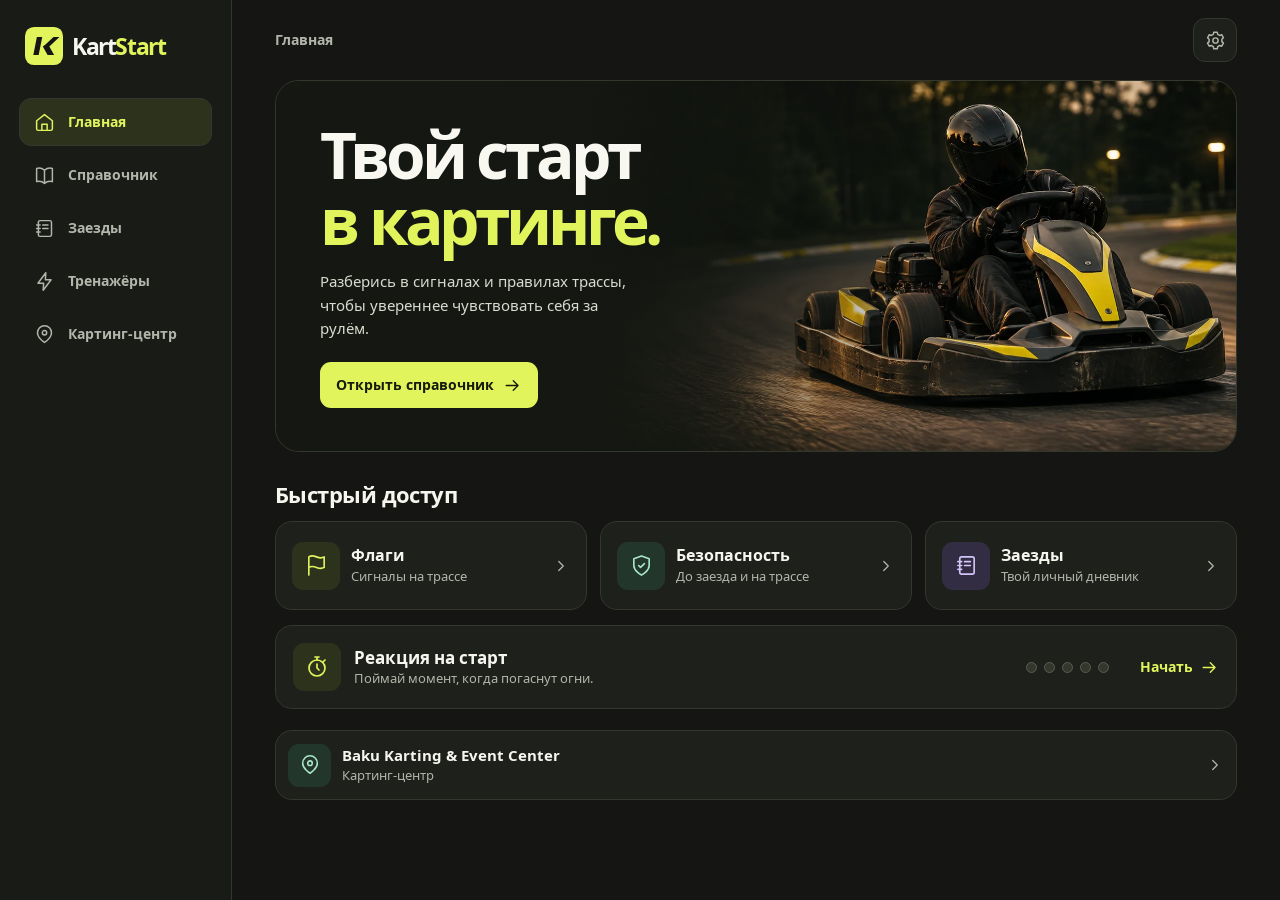
<file: index.html>
<!doctype html>
<html lang="ru" data-theme="dark">
<head>
  <meta charset="utf-8">
  <meta name="viewport" content="width=device-width, initial-scale=1, viewport-fit=cover">
  <meta name="theme-color" content="#151614">
  <meta name="description" content="Твой старт в картинге: флаги, безопасность, дневник заездов и тренировка реакции.">
  <meta name="application-name" content="KartStart">
  <meta name="mobile-web-app-capable" content="yes">
  <meta name="apple-mobile-web-app-capable" content="yes">
  <meta name="apple-mobile-web-app-status-bar-style" content="default">
  <meta name="apple-mobile-web-app-title" content="KartStart">
  <title>KartStart</title>
  <link rel="manifest" href="./manifest.webmanifest">
  <link rel="icon" href="./assets/mark.svg" type="image/svg+xml">
  <link rel="apple-touch-icon" href="./assets/icon-180.png">
  <script src="./js/appearance.js"></script>
  <link rel="stylesheet" href="./css/styles.css">
  <script type="module" src="./js/app.js"></script>
</head>
<body>
  <div id="app"></div>
  <dialog id="confirm-dialog" aria-labelledby="confirm-title" aria-describedby="confirm-description"></dialog>
  <div id="app-status" class="toast" role="status" aria-live="polite"></div>
  <noscript>
    <p class="noscript">Для работы KartStart включите JavaScript. Enable JavaScript to use KartStart. KartStart-dan istifadə etmək üçün JavaScript-i aktiv edin.</p>
  </noscript>
</body>
</html>
</file>
<file: css/styles.css>
@font-face {
  font-family: KartStart Sans;
  src: url("../assets/noto-sans-regular.woff") format("woff");
  font-weight: 400;
  font-display: swap;
}

@font-face {
  font-family: KartStart Sans;
  src: url("../assets/noto-sans-bold.woff") format("woff");
  font-weight: 700;
  font-display: swap;
}

:root {
  color-scheme: dark;
  --bg: #151614;
  --rail: #191b17;
  --surface: #1d201b;
  --surface-hover: #242821;
  --control: #171a15;
  --line: #33372e;
  --control-line: #595e51;
  --text: #f6f6ef;
  --muted: #b1b5aa;
  --accent: #e2f45c;
  --accent-text: #e2f45c;
  --accent-ink: #171b0b;
  --accent-wash: #2d321d;
  --green: #a9e5c9;
  --green-wash: #22362c;
  --violet: #d2c5f9;
  --violet-wash: #332d43;
  --danger: #ffaea7;
  --danger-wash: #442a29;
  --fixed-nav: #191b17;
  --radius: 17px;
  --rail-width: 218px;
  --nav-height: 68px;
  --side-padding: 16px;
}

:root[data-theme="light"] {
  color-scheme: light;
  --bg: #f5f5ef;
  --rail: #edeee6;
  --surface: #fffefa;
  --surface-hover: #f3f4ec;
  --control: #f9faf5;
  --line: #d9ddd0;
  --control-line: #858b7c;
  --text: #1d2119;
  --muted: #545c4d;
  --accent: #e2f45c;
  --accent-text: #46580c;
  --accent-wash: #ecf2cd;
  --green: #23664a;
  --green-wash: #dbefe4;
  --violet: #59468b;
  --violet-wash: #eee7fb;
  --danger: #a22f32;
  --danger-wash: #f7e5e2;
  --fixed-nav: #fffefa;
}

* { box-sizing: border-box; }
[hidden] { display: none !important; }

html {
  min-height: 100%;
  scroll-padding-bottom: calc(var(--nav-height) + 24px + env(safe-area-inset-bottom));
  -webkit-text-size-adjust: 100%;
}

body {
  margin: 0;
  min-width: 0;
  color: var(--text);
  background: var(--bg);
  font: 400 15px/1.55 KartStart Sans, system-ui, sans-serif;
}

h1, h2, h3, p, ul, dl, dd { margin: 0; }
h1, h2, h3, strong { font-weight: 700; }
h1, h2, h3 { line-height: 1.18; }
h1 { letter-spacing: -.046em; }
h2, h3 { letter-spacing: -.025em; }
a { color: inherit; text-decoration: none; }
img { max-width: 100%; display: block; }
svg { flex: 0 0 auto; vertical-align: middle; }
button, input, select, textarea { font: inherit; }
button, a, summary, select { -webkit-tap-highlight-color: transparent; }
button { color: inherit; cursor: pointer; }
button:disabled { cursor: default; }
:focus-visible { outline: 2px solid var(--accent-text); outline-offset: 3px; }

.visually-hidden {
  position: absolute;
  width: 1px;
  height: 1px;
  margin: -1px;
  padding: 0;
  overflow: hidden;
  clip: rect(0, 0, 0, 0);
  white-space: nowrap;
  border: 0;
}

.skip-link {
  position: fixed;
  top: 8px;
  left: 8px;
  z-index: 10;
  padding: 12px 16px;
  border-radius: 8px;
  color: var(--accent-ink);
  background: var(--accent);
  transform: translateY(-160%);
}

.skip-link:focus { transform: translateY(0); }
.noscript { max-width: 60ch; padding: 32px 20px; margin: auto; }

.workspace {
  max-width: 1256px;
  margin-inline: auto;
  padding-left: max(var(--side-padding), env(safe-area-inset-left));
  padding-right: max(var(--side-padding), env(safe-area-inset-right));
  padding-bottom: calc(var(--nav-height) + 24px + env(safe-area-inset-bottom));
}

.topbar {
  min-height: calc(64px + env(safe-area-inset-top));
  padding-top: env(safe-area-inset-top);
  display: flex;
  align-items: center;
  justify-content: space-between;
  gap: 12px;
}

.brand {
  display: flex;
  align-items: center;
  gap: 9px;
  width: fit-content;
  min-height: 44px;
  border-radius: 9px;
  font-size: 23px;
  font-weight: 700;
  line-height: 1;
  letter-spacing: -.06em;
}

.brand span span { color: var(--accent-text); }
.brand img { width: 34px; height: 34px; }
.rail-brand, .current-section { display: none; }
.top-actions { display: flex; align-items: center; gap: 10px; }

.offline-indicator {
  display: inline-flex;
  align-items: center;
  gap: 6px;
  color: var(--muted);
  font-size: 12px;
}

.icon-button {
  display: inline-grid;
  place-items: center;
  flex: 0 0 auto;
  width: 44px;
  height: 44px;
  padding: 0;
  border: 1px solid var(--line);
  border-radius: 12px;
  background: var(--surface);
  color: var(--muted);
  transition: color 150ms, background 150ms, border-color 150ms;
}

.icon-button[aria-current] { color: var(--accent-text); background: var(--accent-wash); }

.main-nav {
  position: fixed;
  z-index: 4;
  inset: auto 0 0;
  display: grid;
  grid-template-columns: repeat(4, minmax(0, 1fr));
  min-height: calc(var(--nav-height) + env(safe-area-inset-bottom));
  padding: 5px max(5px, env(safe-area-inset-right)) calc(4px + env(safe-area-inset-bottom)) max(5px, env(safe-area-inset-left));
  background: var(--fixed-nav);
  border-top: 1px solid var(--line);
}

.nav-link {
  display: flex;
  align-items: center;
  justify-content: center;
  flex-direction: column;
  gap: 2px;
  padding: 3px 1px;
  min-height: 50px;
  border: 1px solid transparent;
  border-radius: 12px;
  color: var(--muted);
  font-size: clamp(10px, 2.7vw, 12px);
  font-weight: 700;
  text-align: center;
  transition: color 150ms, background 150ms;
}

.nav-icon {
  display: grid;
  place-items: center;
  width: 44px;
  height: 28px;
  border-radius: 8px;
}

.nav-link[aria-current] { color: var(--accent-text); }
.nav-link[aria-current] .nav-icon { background: var(--accent-wash); }

.view { min-width: 0; animation: enter 170ms ease-out both; }
.view:focus { outline: none; }

@keyframes enter {
  from { opacity: .55; transform: translateY(3px); }
  to { opacity: 1; transform: translateY(0); }
}

.hero {
  position: relative;
  isolation: isolate;
  min-height: 373px;
  overflow: hidden;
  border: 1px solid #34372c;
  border-radius: 22px;
  background: #151812;
  color: #f8f8f1;
}

.hero-art {
  position: absolute;
  z-index: -2;
  inset: auto 0 0;
  height: 60%;
}

.hero-art img { width: 100%; height: 100%; object-fit: cover; object-position: 50% 42%; }

.hero::after {
  content: "";
  position: absolute;
  z-index: -1;
  inset: 0;
  background: linear-gradient(180deg, #151812 0%, #151812 37%, #151812df 48%, #15181222 72%, transparent 90%);
  pointer-events: none;
}

.hero-copy { padding: 22px 21px 126px; }
.hero-copy h1 { font-size: clamp(34px, 10.4vw, 51px); line-height: 1.035; letter-spacing: -.065em; }
.hero-copy h1 span { color: var(--accent); }
.hero-copy p { max-width: 34ch; margin: 13px 0 17px; color: #d8dbce; font-size: 14px; }
.hero-copy .button:focus-visible { outline-color: var(--accent); }

.button {
  display: inline-flex;
  align-items: center;
  justify-content: center;
  width: fit-content;
  min-height: 46px;
  gap: 9px;
  padding: 9px 15px;
  border: 1px solid transparent;
  border-radius: 11px;
  font-size: 14px;
  font-weight: 700;
  text-align: center;
  line-height: 1.3;
  transition: background 150ms, color 150ms, border-color 150ms;
}

.button.primary { color: var(--accent-ink); background: var(--accent); }
.button.secondary { color: var(--text); border-color: var(--control-line); background: var(--control); }
.button.danger { color: var(--bg); background: var(--danger); }
.button.danger-text { color: var(--danger); background: none; border-color: var(--line); }
.button:disabled { opacity: .55; }

.home-section { margin-top: 24px; }
.home-section h2 { margin-bottom: 12px; font-size: 20px; }
.quick-grid { display: grid; grid-template-columns: repeat(2, minmax(0, 1fr)); gap: 9px; }

.tile {
  display: flex;
  align-items: center;
  min-height: 70px;
  min-width: 0;
  gap: 11px;
  padding: 12px;
  border: 1px solid var(--line);
  border-radius: var(--radius);
  background: var(--surface);
  transition: background 150ms, border-color 150ms, transform 150ms;
}

.tile > svg { margin-left: auto; color: var(--muted); }

.tile-icon {
  flex: 0 0 auto;
  display: grid;
  place-items: center;
  width: 43px;
  height: 43px;
  border-radius: 11px;
}

.tone-lime { color: var(--accent-text); background: var(--accent-wash); }
.tone-green { color: var(--green); background: var(--green-wash); }
.tone-violet { color: var(--violet); background: var(--violet-wash); }
.tone-danger { color: var(--danger); background: var(--danger-wash); }

.tile-copy, .feature-copy, .ride-row-copy { display: grid; min-width: 0; gap: 2px; }
.tile-copy strong, .feature-copy strong, .ride-row-copy strong { line-height: 1.24; overflow-wrap: anywhere; }
.tile-copy > span, .feature-copy > span, .ride-row-copy > span { color: var(--muted); font-size: 12px; line-height: 1.35; overflow-wrap: anywhere; }
.quick-grid .tile:last-child { grid-column: 1 / -1; }

.practice-feature {
  display: flex;
  align-items: center;
  min-height: 77px;
  gap: 11px;
  margin-top: 12px;
  padding: 12px;
  border: 1px solid var(--line);
  border-radius: var(--radius);
  background: var(--surface);
  transition: background 150ms, border-color 150ms, transform 150ms;
}

.feature-action {
  display: flex;
  align-items: center;
  gap: 7px;
  margin-left: auto;
  padding: 7px 0 7px 4px;
  color: var(--accent-text);
  font-size: 12px;
  font-weight: 700;
  white-space: nowrap;
}

.practice-feature .lamps { display: none; }
.center-preview { margin-top: 21px; }

.page-head {
  display: flex;
  flex-wrap: wrap;
  align-items: flex-end;
  justify-content: space-between;
  gap: 14px 20px;
  margin: 10px 0 22px;
}

.page-head > div { flex: 1 1 270px; min-width: 0; }
.page-head h1 { font-size: clamp(30px, 6.8vw, 44px); overflow-wrap: anywhere; }
.page-head p { max-width: 62ch; margin-top: 8px; color: var(--muted); line-height: 1.5; }
.page-head .button { flex: 0 0 auto; }

.back-link {
  display: inline-flex;
  width: fit-content;
  align-items: center;
  gap: 8px;
  min-height: 44px;
  border-radius: 8px;
  color: var(--muted);
  font-size: 14px;
  font-weight: 700;
}

.guide-tools { display: grid; gap: 12px; margin-bottom: 16px; }

.search-field {
  position: relative;
  display: flex;
  align-items: center;
  color: var(--muted);
}

.search-field > svg { pointer-events: none; position: absolute; left: 13px; }
.search-field input[type="search"] { width: 100%; padding-left: 41px; padding-right: 48px; }
.search-field input::-webkit-search-cancel-button { display: none; }
.search-field .icon-button {
  position: absolute;
  right: 2px;
  width: 44px;
  height: 44px;
  border-color: transparent;
  background: transparent;
}

.category-nav { display: flex; flex-wrap: wrap; gap: 7px; }
.category-nav a {
  display: inline-flex;
  align-items: center;
  gap: 7px;
  min-height: 44px;
  padding: 7px 10px;
  border: 1px solid var(--line);
  border-radius: 10px;
  background: var(--surface);
  color: var(--muted);
  font-size: 13px;
  font-weight: 700;
}

.category-nav a[aria-current] {
  border-color: var(--accent-text);
  color: var(--accent-text);
  background: var(--accent-wash);
}

.notice {
  display: flex;
  align-items: flex-start;
  gap: 10px;
  margin-bottom: 14px;
  padding: 12px 13px;
  border: 1px solid var(--line);
  border-radius: 11px;
  background: var(--surface);
  color: var(--muted);
  font-size: 13px;
}

.notice svg { color: var(--accent-text); }
.notice.warning svg { color: var(--danger); }

.guide-group + .guide-group { margin-top: 22px; }
.guide-items { display: grid; gap: 10px; }
.group-title { font-size: 19px; margin: 0 0 10px; }
.results-heading { font-size: 20px; margin: 0 0 12px; }
.results-heading span { color: var(--muted); font-size: 15px; margin-left: 4px; }

.flag-card {
  display: flex;
  align-items: flex-start;
  gap: 13px;
  padding: 15px;
  border: 1px solid var(--line);
  border-radius: var(--radius);
  background: var(--surface);
}

.flag-copy { min-width: 0; }
.flag-copy h3 { font-size: 16px; margin-bottom: 4px; overflow-wrap: anywhere; }
.flag-copy p { color: var(--muted); font-size: 14px; }
.flag-action { display: grid; gap: 2px; margin-top: 10px; }
.flag-action > span { color: var(--accent-text); font-size: 12px; font-weight: 700; }
.flag-action p { color: var(--text); }

.flag-picture {
  --flag: #61c78a;
  position: relative;
  flex: 0 0 auto;
  display: inline-block;
  width: 50px;
  height: 46px;
}

.flag-yellow { --flag: #f6d54b; }
.flag-red { --flag: #f35c59; }
.flag-blue { --flag: #639df3; }
.flag-black { --flag: #111212; }
.flag-checkered { --flag: #f4f4ed; }

.flag-pole {
  position: absolute;
  z-index: 1;
  top: 0;
  bottom: 0;
  left: 0;
  width: 3px;
  border-radius: 2px;
  background: #8b9185;
}

.flag-cloth {
  position: absolute;
  left: 3px;
  top: 1px;
  width: calc(100% - 3px);
  height: 72%;
  border: 1px solid #929783;
  border-radius: 2px 2px 3px 2px;
  background-color: var(--flag);
}

.flag-checkered .flag-cloth {
  background-image: conic-gradient(#171917 25%, #f4f4ed 0 50%, #171917 0 75%, #f4f4ed 0);
  background-size: 16px 16px;
}

.guide-detail {
  border: 1px solid var(--line);
  border-radius: var(--radius);
  background: var(--surface);
}

.guide-detail summary, .about-details summary, .install-browser-help summary {
  display: flex;
  align-items: center;
  min-height: 56px;
  gap: 10px;
  padding: 9px 13px;
  cursor: pointer;
  list-style: none;
  border-radius: inherit;
}

summary::-webkit-details-marker { display: none; }
summary > svg:last-child { margin-left: auto; color: var(--muted); transition: transform 150ms; }
details[open] > summary > svg:last-child { transform: rotate(180deg); }
.guide-detail .tile-icon { width: 34px; height: 34px; border-radius: 8px; }
.guide-detail p { padding: 0 15px 15px; color: var(--muted); }

.empty-state {
  display: grid;
  justify-items: center;
  gap: 9px;
  padding: 35px 17px;
  border: 1px dashed var(--control-line);
  border-radius: var(--radius);
  background: var(--surface);
  text-align: center;
}

.empty-state .tile-icon { width: 55px; height: 55px; border-radius: 14px; margin-bottom: 4px; }
.empty-state h2 { font-size: 21px; }
.empty-state p { max-width: 42ch; color: var(--muted); }
.empty-state .button { margin-top: 8px; }

.surface {
  background: var(--surface);
  border: 1px solid var(--line);
  border-radius: var(--radius);
}

.ride-list { display: grid; list-style: none; padding: 0; gap: 9px; }
.ride-row {
  display: flex;
  align-items: center;
  gap: 9px;
  min-height: 72px;
  padding: 11px;
  border: 1px solid var(--line);
  border-radius: var(--radius);
  background: var(--surface);
  transition: background 150ms, border-color 150ms;
}

.ride-row-copy { flex: 1 1 auto; }
.ride-row > svg { color: var(--muted); }
.lap-number { color: var(--accent-text); font-variant-numeric: tabular-nums; white-space: nowrap; }
.journal-local { display: flex; align-items: center; gap: 7px; color: var(--muted); font-size: 13px; margin-top: 14px; }
.journal-footer { display: flex; align-items: center; flex-wrap: wrap; gap: 11px 16px; justify-content: space-between; margin-top: 15px; }
.journal-footer .journal-local { margin: 0; }

.ride-form, .ride-detail { padding: 15px; }
.form-intro { color: var(--muted); font-size: 13px; margin-bottom: 14px; }
.form-grid, .detail-grid { display: grid; gap: 15px; }

.field { display: grid; gap: 5px; min-width: 0; align-content: start; }
.field label { font-size: 14px; font-weight: 700; }

input:not([type="radio"], [type="file"]), select, textarea {
  display: block;
  width: 100%;
  min-width: 0;
  min-height: 46px;
  max-width: 100%;
  padding: 9px 11px;
  color: var(--text);
  background: var(--control);
  border: 1px solid var(--control-line);
  border-radius: 10px;
  font-size: 16px;
}

input[type="date"] { appearance: none; text-align: left; }
input[type="date"]::-webkit-date-and-time-value { text-align: left; }
input::placeholder, textarea::placeholder { color: var(--muted); opacity: 1; }
input[aria-invalid="true"] { border-color: var(--danger); }
textarea { resize: vertical; }
.field-hint, .inline-help { color: var(--muted); font-size: 13px; }
.field-error { color: var(--danger); font-size: 13px; }

.form-actions { display: flex; flex-wrap: wrap; justify-content: flex-end; gap: 8px; margin-top: 18px; }
.details-actions { justify-content: space-between; }
.detail-grid div { min-width: 0; }
.detail-grid dt { color: var(--muted); font-size: 13px; }
.detail-grid dd { font-size: 16px; font-weight: 700; white-space: pre-wrap; overflow-wrap: anywhere; }
.multiline { white-space: pre-wrap; }

.exercise-list { display: grid; gap: 11px; }
.exercise-list .tile { min-height: 82px; padding: 13px; }

.reaction-surface, .quiz-card { padding: 13px; }
.reaction-pad {
  display: flex;
  flex-direction: column;
  justify-content: center;
  align-items: center;
  width: 100%;
  min-height: 248px;
  padding: 21px 12px;
  border: 1px solid #383c32;
  border-radius: 13px;
  background: #151814;
  color: #f6f7ee;
  text-align: center;
  user-select: none;
  -webkit-user-select: none;
  touch-action: manipulation;
}

.reaction-pad:focus-visible { outline-color: var(--accent); outline-offset: -4px; }
.reaction-pad[data-phase="go"] { border-color: var(--accent); color: var(--accent); }
.reaction-pad[data-phase="early"] { color: #ffaea7; }
.reaction-pad[data-phase="done"] { color: var(--accent); }

.lamps {
  display: inline-flex;
  justify-content: center;
  align-items: center;
  gap: clamp(8px, 3.3vw, 17px);
}

.lamp {
  display: inline-block;
  width: clamp(28px, 9.5vw, 53px);
  aspect-ratio: 1;
  border: 2px solid #47483d;
  border-radius: 50%;
  background: #2b2625;
}

.lamp.is-lit {
  border-color: #ff8278;
  background: #ff514a;
  box-shadow: 0 0 18px #ff615d40;
}

.pad-status { margin-top: 21px; font-weight: 700; font-size: clamp(17px, 4.9vw, 25px); line-height: 1.22; }
.reaction-pad[data-phase="done"] .pad-status { font-size: clamp(32px, 10vw, 56px); font-variant-numeric: tabular-nums; }
.pad-detail { margin-top: 9px; color: #c6cabe; font-size: 13px; }
.reaction-keyboard { margin: 9px 3px 0; color: var(--muted); font-size: 13px; text-align: center; }

.quiz-card { margin-bottom: 14px; }
.quiz-card h2 { font-size: clamp(19px, 4.7vw, 24px); line-height: 1.3; }
.quiz-flag {
  display: grid;
  place-items: center;
  background: var(--control);
  border: 1px solid var(--line);
  border-radius: 11px;
  min-height: 129px;
  margin-bottom: 17px;
}

.quiz-flag .flag-picture { width: 103px; height: 83px; }
.quiz-flag .flag-pole { width: 4px; }
.quiz-flag .flag-checkered .flag-cloth { background-size: 26px 26px; }
.answer-list { display: grid; gap: 8px; margin-top: 14px; }
.answer {
  display: flex;
  width: 100%;
  align-items: center;
  justify-content: space-between;
  min-height: 48px;
  padding: 9px 12px;
  gap: 10px;
  border: 1px solid var(--control-line);
  border-radius: 10px;
  background: var(--control);
  text-align: left;
}

.answer.right { color: var(--green); border-color: var(--green); background: var(--green-wash); }
.answer.wrong { color: var(--danger); border-color: var(--danger); background: var(--danger-wash); }
.answer:disabled:not(.right, .wrong) { color: var(--muted); }
.answer-feedback { display: grid; gap: 4px; margin: 14px 0; padding: 12px; border-radius: 10px; background: var(--surface-hover); color: var(--muted); }
.answer-title, .answer-correct { color: var(--text); font-weight: 700; }

.settings-grid { display: grid; gap: 13px; }
.settings-card { min-width: 0; padding: 15px; }
.settings-card h2 { font-size: 19px; margin-bottom: 10px; }
.settings-card > p { margin-bottom: 12px; color: var(--muted); }
.setting-row { display: grid; gap: 5px; margin-top: 12px; }
.setting-row label, .setting-row legend { font-size: 14px; font-weight: 700; }
.theme-setting { margin: 14px 0 0; border: 0; padding: 0; min-width: 0; }
.theme-setting legend { padding: 0; margin-bottom: 5px; }
.theme-options { display: grid; grid-template-columns: repeat(2, minmax(0, 1fr)); gap: 6px; }
.theme-option { position: relative; min-width: 0; }
.theme-option input { position: absolute; opacity: 0; }
.theme-option span {
  display: flex;
  align-items: center;
  justify-content: center;
  gap: 7px;
  min-height: 44px;
  padding: 7px 5px;
  border: 1px solid var(--control-line);
  border-radius: 10px;
  background: var(--control);
  cursor: pointer;
}

.theme-option input:checked + span { border-color: var(--accent-text); color: var(--accent-text); background: var(--accent-wash); }
.theme-option input:focus-visible + span { outline: 2px solid var(--accent-text); outline-offset: 2px; }
.settings-card .inline-help { background: var(--control); padding: 10px; margin: 10px 0 0; border-radius: 10px; }
.settings-install-actions { display: flex; flex-wrap: wrap; gap: 8px; }
.settings-installed {
  display: flex;
  align-items: center;
  gap: 8px;
  margin-bottom: 10px;
  color: var(--green);
  font-size: 14px;
}

.install-guide { max-width: 680px; }
.install-browser-help { margin-bottom: 12px; }
.install-browser-help summary { min-height: 46px; font-size: 14px; }
.install-browser-help p {
  padding: 0 13px 13px;
  color: var(--muted);
  font-size: 14px;
}

.install-steps { display: grid; gap: 9px; margin: 0; padding: 0; list-style: none; }
.install-step {
  display: grid;
  grid-template-columns: 26px minmax(0, 1fr) 40px;
  align-items: start;
  gap: 9px;
  padding: 12px;
}

.install-step-number {
  display: grid;
  place-items: center;
  min-height: 26px;
  border-radius: 8px;
  background: var(--control);
  color: var(--muted);
  font-size: 13px;
  font-weight: 700;
  font-variant-numeric: tabular-nums;
}

.install-step-copy { padding-top: 3px; overflow-wrap: anywhere; }
.install-step h2 { font-size: 16px; line-height: 1.3; }
.install-step p { margin-top: 5px; color: var(--muted); font-size: 14px; }
.install-step-icon {
  display: grid;
  place-items: center;
  width: 40px;
  height: 40px;
  border-radius: 11px;
  background: var(--control);
  color: var(--muted);
}

.install-step-icon img { border-radius: 9px; }
.install-step--highlight h2 { color: var(--accent-text); }
.install-step--highlight .install-step-icon { color: var(--accent-text); background: var(--accent-wash); }
.install-address {
  display: flex;
  grid-column: 1 / -1;
  gap: 8px;
  min-width: 0;
}

.install-address input {
  flex: 1 1 auto;
  width: 100%;
  min-width: 0;
  min-height: 44px;
  padding: 7px 9px;
  border: 1px solid var(--control-line);
  border-radius: 10px;
  background: var(--control);
  color: var(--text);
  font-size: 16px;
}

.install-done { width: 100%; margin-top: 13px; }
@media (min-width: 600px) {
  .install-step { gap: 12px; padding: 14px; }
  .install-address { grid-column: 2 / -1; max-width: 420px; }
  .install-done { width: fit-content; }
}

.about-details { margin-top: 13px; border-top: 1px solid var(--line); }
.about-details summary { padding: 3px 0; min-height: 44px; font-size: 14px; }
.about-details p { color: var(--muted); font-size: 14px; }
.data-actions { display: flex; flex-wrap: wrap; gap: 8px; }
.data-actions + * { margin-top: 8px; }
.data-remove { border-top: 1px solid var(--line); padding-top: 12px; }
dialog {
  width: min(410px, calc(100vw - 35px));
  max-height: calc(100% - 36px);
  padding: 0;
  border: 1px solid var(--line);
  border-radius: 17px;
  color: var(--text);
  background: var(--surface);
}

dialog::backdrop { background: #080a08bd; }
.confirm-form { padding: 19px; }
.confirm-form h2 { margin: 13px 0 7px; font-size: 22px; }
.confirm-form p { color: var(--muted); }

.toast {
  position: fixed;
  z-index: 5;
  left: max(14px, env(safe-area-inset-left));
  right: max(14px, env(safe-area-inset-right));
  bottom: calc(var(--nav-height) + 10px + env(safe-area-inset-bottom));
  width: fit-content;
  max-width: min(440px, calc(100vw - 28px));
  margin-inline: auto;
  padding: 10px 13px;
  border: 1px solid var(--control-line);
  border-radius: 11px;
  background: var(--surface);
  box-shadow: 0 8px 23px #0003;
  pointer-events: none;
  font-size: 14px;
}

.toast:empty { padding: 0; border-width: 0; box-shadow: none; }

@media (max-width: 699px) {
  .quick-grid .tile:not(:last-child) {
    display: grid;
    grid-template-columns: 1fr auto;
    gap: 7px 4px;
    align-content: start;
  }
  .quick-grid .tile:not(:last-child) > svg { grid-column: 2; grid-row: 1; align-self: center; }
  .quick-grid .tile:not(:last-child) .tile-copy { grid-column: 1 / -1; }
  .quick-grid .tile:not(:last-child) .tile-icon { width: 35px; height: 35px; border-radius: 8px; }
  .quick-grid .tile:not(:last-child) .tile-icon svg { width: 19px; height: 19px; }
}

@media (min-width: 600px) {
  .form-grid, .detail-grid { grid-template-columns: repeat(2, minmax(0, 1fr)); }
  .field-notes { grid-column: 1 / -1; }
  .ride-form, .ride-detail, .reaction-surface, .quiz-card, .settings-card { padding: 22px; }
  .flag-picture { width: 64px; height: 53px; }
  .settings-grid { grid-template-columns: repeat(2, minmax(0, 1fr)); }
  .data-card { grid-column: 1 / -1; }
}

@media (min-width: 700px) {
  :root { --side-padding: 29px; }
  .topbar { min-height: calc(74px + env(safe-area-inset-top)); }
  .hero { min-height: 326px; border-radius: 24px; }
  .hero-art { inset: 0 0 0 auto; width: min(86%, 940px); height: 100%; }
  .hero-art img { object-position: 53% 25%; }
  .hero::after { background: linear-gradient(90deg, #151812 0%, #151812 10%, #151812f4 31%, #15181266 54%, transparent 75%); }
  .hero-copy { padding: 34px 35px 36px; }
  .hero-copy h1 { font-size: clamp(46px, 5vw, 67px); }
  .hero-copy p { font-size: 15px; margin: 16px 0 22px; }
  .quick-grid { grid-template-columns: repeat(3, minmax(0, 1fr)); gap: 13px; }
  .quick-grid .tile { padding: 14px 12px; min-height: 89px; }
  .quick-grid .tile:last-child { grid-column: auto; }
  .practice-feature { margin-top: 15px; padding: 17px; gap: 13px; }
  .practice-feature .lamps { display: flex; margin-left: auto; gap: 7px; }
  .practice-feature .lamp { width: 11px; border-width: 1px; border-color: var(--control-line); background: var(--line); }
  .feature-action { margin-left: 14px; font-size: 14px; }
  .flag-grid { grid-template-columns: repeat(2, minmax(0, 1fr)); }
  .flag-card, .notice { padding: 16px; }
  .search-field { width: min(100%, 490px); }
  .guide-tools { gap: 15px; }
  .view-journal, .view-practice, .view-settings { max-width: 876px; }
  .exercise-list .tile { padding: 15px; gap: 14px; }
  .exercise-list .tile-copy strong, .feature-copy strong { font-size: 17px; }
  .tile-copy > span, .feature-copy > span { font-size: 13px; }
  .reaction-surface, .quiz-card { max-width: 680px; }
  .view-practice .notice { max-width: 680px; }
}

@media (min-width: 960px) {
  :root { --side-padding: 34px; --nav-height: 0px; }
  .workspace { padding-bottom: 42px; }
  .app-layout { padding-left: var(--rail-width); }
  .rail {
    position: fixed;
    z-index: 4;
    inset: 0 auto 0 0;
    width: var(--rail-width);
    padding: 23px 17px;
    border-right: 1px solid var(--line);
    background: var(--rail);
    overflow-y: auto;
  }
  .rail-brand { display: block; margin-left: 6px; margin-bottom: 30px; }
  .brand img { width: 38px; height: 38px; }
  .mobile-brand { display: none; }
  .current-section { display: block; color: var(--muted); font-size: 14px; font-weight: 700; }
  .main-nav { position: static; display: grid; grid-template-columns: 1fr; gap: 5px; padding: 0; border: 0; background: transparent; }
  .nav-link { flex-direction: row; justify-content: flex-start; gap: 10px; min-height: 48px; padding: 7px 10px; font-size: 14px; text-align: left; }
  .nav-icon { width: 28px; height: 28px; }
  .nav-link[aria-current] { border-color: var(--line); background: var(--accent-wash); }
  .nav-link[aria-current] .nav-icon { background: none; }
  .page-head { margin-top: 16px; margin-bottom: 25px; }
}

@media (min-width: 1200px) {
  :root { --rail-width: 232px; --side-padding: 43px; }
  .rail { padding: 24px 19px; }
  .topbar { min-height: 80px; }
  .hero { min-height: 350px; }
  .hero-copy { padding: 41px 44px 43px; }
  .home-section { margin-top: 30px; }
  .home-section h2 { font-size: 22px; margin-bottom: 13px; }
  .quick-grid .tile { padding: 16px; }
  .quick-grid .tile-icon, .practice-feature .tile-icon { width: 48px; height: 48px; }
  .quick-grid .tile-copy strong { font-size: 16px; }
  .practice-feature { min-height: 83px; }
}

@media (hover: hover) {
  .tile:hover, .practice-feature:hover, .ride-row:hover { background: var(--surface-hover); border-color: var(--control-line); }
  .tile:hover, .practice-feature:hover { transform: translateY(-2px); }
  .nav-link:hover:not([aria-current]), .icon-button:hover, .category-nav a:hover:not([aria-current]), .button.secondary:hover:not(:disabled), .answer:hover:not(:disabled) { background: var(--surface-hover); color: var(--text); }
  .button.primary:hover { background: #effa8c; }
  .button.danger-text:hover:not(:disabled) { background: var(--danger-wash); }
  .back-link:hover { color: var(--text); }
}

@media (prefers-reduced-motion: reduce) {
  *, *::before, *::after { animation-duration: .01ms !important; transition-duration: .01ms !important; }
}

/* Partner centre */
.nav-label-compact { display: none; }

@media (max-width: 959px) {
  .main-nav--center { grid-template-columns: repeat(5, minmax(0, 1fr)); }
  .main-nav--center .nav-label-full { display: none; }
  .main-nav--center .nav-label-compact { display: inline; }
}

.view-center { max-width: 1020px; }
.center-heading {
  display: grid;
  align-items: center;
  gap: 14px;
  padding: 16px;
}

.center-logo {
  display: grid;
  place-items: center;
  width: min(100%, 184px);
  min-height: 70px;
  padding: 10px 12px;
  border: 1px solid #373936;
  border-radius: 12px;
  background: #101110;
}

.center-logo img { width: 100%; height: auto; object-fit: contain; }
.center-heading-copy { min-width: 0; }
.center-heading h1 { font-size: clamp(25px, 5.4vw, 36px); line-height: 1.08; overflow-wrap: anywhere; }
.center-heading p { margin-top: 7px; color: var(--muted); }

.center-tabs {
  display: grid;
  grid-template-columns: repeat(auto-fit, minmax(61px, 1fr));
  gap: 4px;
  width: min(100%, 560px);
  margin: 14px 0;
  padding: 4px;
  border: 1px solid var(--line);
  border-radius: 13px;
  background: var(--control);
}

.center-tabs a {
  display: grid;
  place-items: center;
  min-height: 44px;
  padding: 4px 3px;
  border: 1px solid transparent;
  border-radius: 9px;
  color: var(--muted);
  font-size: 13px;
  font-weight: 700;
  line-height: 1.2;
  text-align: center;
}

.center-tabs a[aria-current] {
  color: var(--accent-text);
  border-color: var(--line);
  background: var(--accent-wash);
}

.center-overview, .center-kart-grid, .center-price-layout, .center-stack { display: grid; gap: 12px; }
.center-overview, .center-price-layout { align-items: start; }
.center-card { min-width: 0; padding: 15px; }
.center-card h2, .center-rules h2 { font-size: 20px; }
.center-card-note { margin-top: 10px; color: var(--muted); font-size: 14px; }
.center-photo { width: 100%; height: auto; max-height: 420px; margin-bottom: 12px; object-fit: cover; border-radius: var(--radius); }

.center-track-facts {
  display: flex;
  flex-wrap: wrap;
  gap: 8px 19px;
  margin: 9px 0 12px;
}

.center-track-facts > div { display: flex; align-items: baseline; flex-wrap: wrap; gap: 5px; }
.center-track-facts dt, .center-details dt, .center-kart-specs dt { color: var(--muted); font-size: 13px; }
.center-track-facts dd { color: var(--accent-text); font-weight: 700; }

.center-track-link {
  display: grid;
  justify-items: center;
  overflow: hidden;
  padding: 6px 6px 0;
  border: 1px solid var(--line);
  border-radius: 13px;
  background: #fff;
  color: #20231c;
}

.center-track-image { width: min(100%, 410px); height: auto; }

.center-track-zoom {
  display: flex;
  align-items: center;
  justify-content: center;
  gap: 7px;
  min-height: 44px;
  padding: 6px;
  font-size: 13px;
  font-weight: 700;
}

.center-pdf-link { margin-top: 5px; }
.center-details { display: grid; gap: 11px; margin-top: 12px; }
.center-details dd, .center-kart-specs dd { font-weight: 700; overflow-wrap: anywhere; }
.center-actions, .center-externals { display: flex; flex-wrap: wrap; gap: 4px 8px; }
.center-actions { margin-top: 15px; }
.center-externals { margin-top: 12px; padding-top: 3px; border-top: 1px solid var(--line); }

.center-kart h2 { font-size: 24px; letter-spacing: -.055em; }
.center-kart-engine { margin-top: 3px; color: var(--muted); }
.center-kart-specs { display: grid; gap: 10px; margin-top: 13px; padding-top: 13px; border-top: 1px solid var(--line); }
.center-kart-specs dd span { color: var(--muted); font-size: 14px; font-weight: 400; }
.center-kart-photo { width: 100%; height: auto; margin-bottom: 12px; border-radius: 10px; }

.center-price-list { margin-top: 8px; padding: 0; list-style: none; }
.center-price-list > li {
  display: flex;
  flex-wrap: wrap;
  align-items: center;
  justify-content: space-between;
  gap: 6px 12px;
  padding: 10px 0;
  border-bottom: 1px solid var(--line);
}

.center-price-list > li > div { display: grid; min-width: 0; gap: 2px; }
.center-price-list > li > div > span { color: var(--muted); font-size: 13px; }
.center-amount { color: var(--accent-text); font-size: 18px; font-weight: 700; white-space: nowrap; }
.center-amount small { font-size: 11px; }

.center-price-notes {
  display: grid;
  gap: 4px;
  margin-top: 11px;
  padding-left: 17px;
  color: var(--muted);
  font-size: 13px;
}

.center-discount {
  display: flex;
  align-items: center;
  gap: 12px;
  padding: 12px 15px;
  border: 1px solid var(--line);
  border-radius: var(--radius);
  background: var(--accent-wash);
  color: var(--text);
}

.center-discount strong { color: var(--accent-text); font-size: 21px; white-space: nowrap; }
.center-booking > .button { margin-top: 12px; }
.center-booking-code img { width: min(100%, 300px); height: auto; margin: 4px auto 0; border-radius: 11px; }
.center-rules > .center-card-note { margin: 7px 0 13px; }
.center-rule-group summary { padding-left: 15px; }

.center-rule-group ol {
  display: grid;
  gap: 10px;
  padding: 4px 17px 16px 37px;
  color: var(--text);
  line-height: 1.55;
}

.center-rule-group ol > li { padding-left: 2px; }
.center-rule-group ol > li::marker { color: var(--accent-text); font-weight: 700; }
.center-rule-group ul { display: grid; gap: 5px; margin-top: 6px; padding-left: 18px; }

@media (min-width: 600px) {
  .center-heading { grid-template-columns: auto minmax(0, 1fr); gap: 19px; padding: 19px; }
  .center-logo { width: clamp(150px, 23vw, 218px); min-height: 77px; }
  .center-card { padding: 19px; }
  .center-kart-grid { grid-template-columns: repeat(2, minmax(0, 1fr)); }
}

@media (min-width: 750px) {
  .center-overview, .center-price-layout { grid-template-columns: minmax(0, 1.52fr) minmax(0, 1fr); }
  .center-rule-group ol { padding: 4px 23px 19px 43px; }
}

@media (hover: hover) {
  .center-tabs a:hover:not([aria-current]) { background: var(--surface-hover); color: var(--text); }
  .center-track-link:hover .center-track-zoom { text-decoration: underline; }
}
</file>
